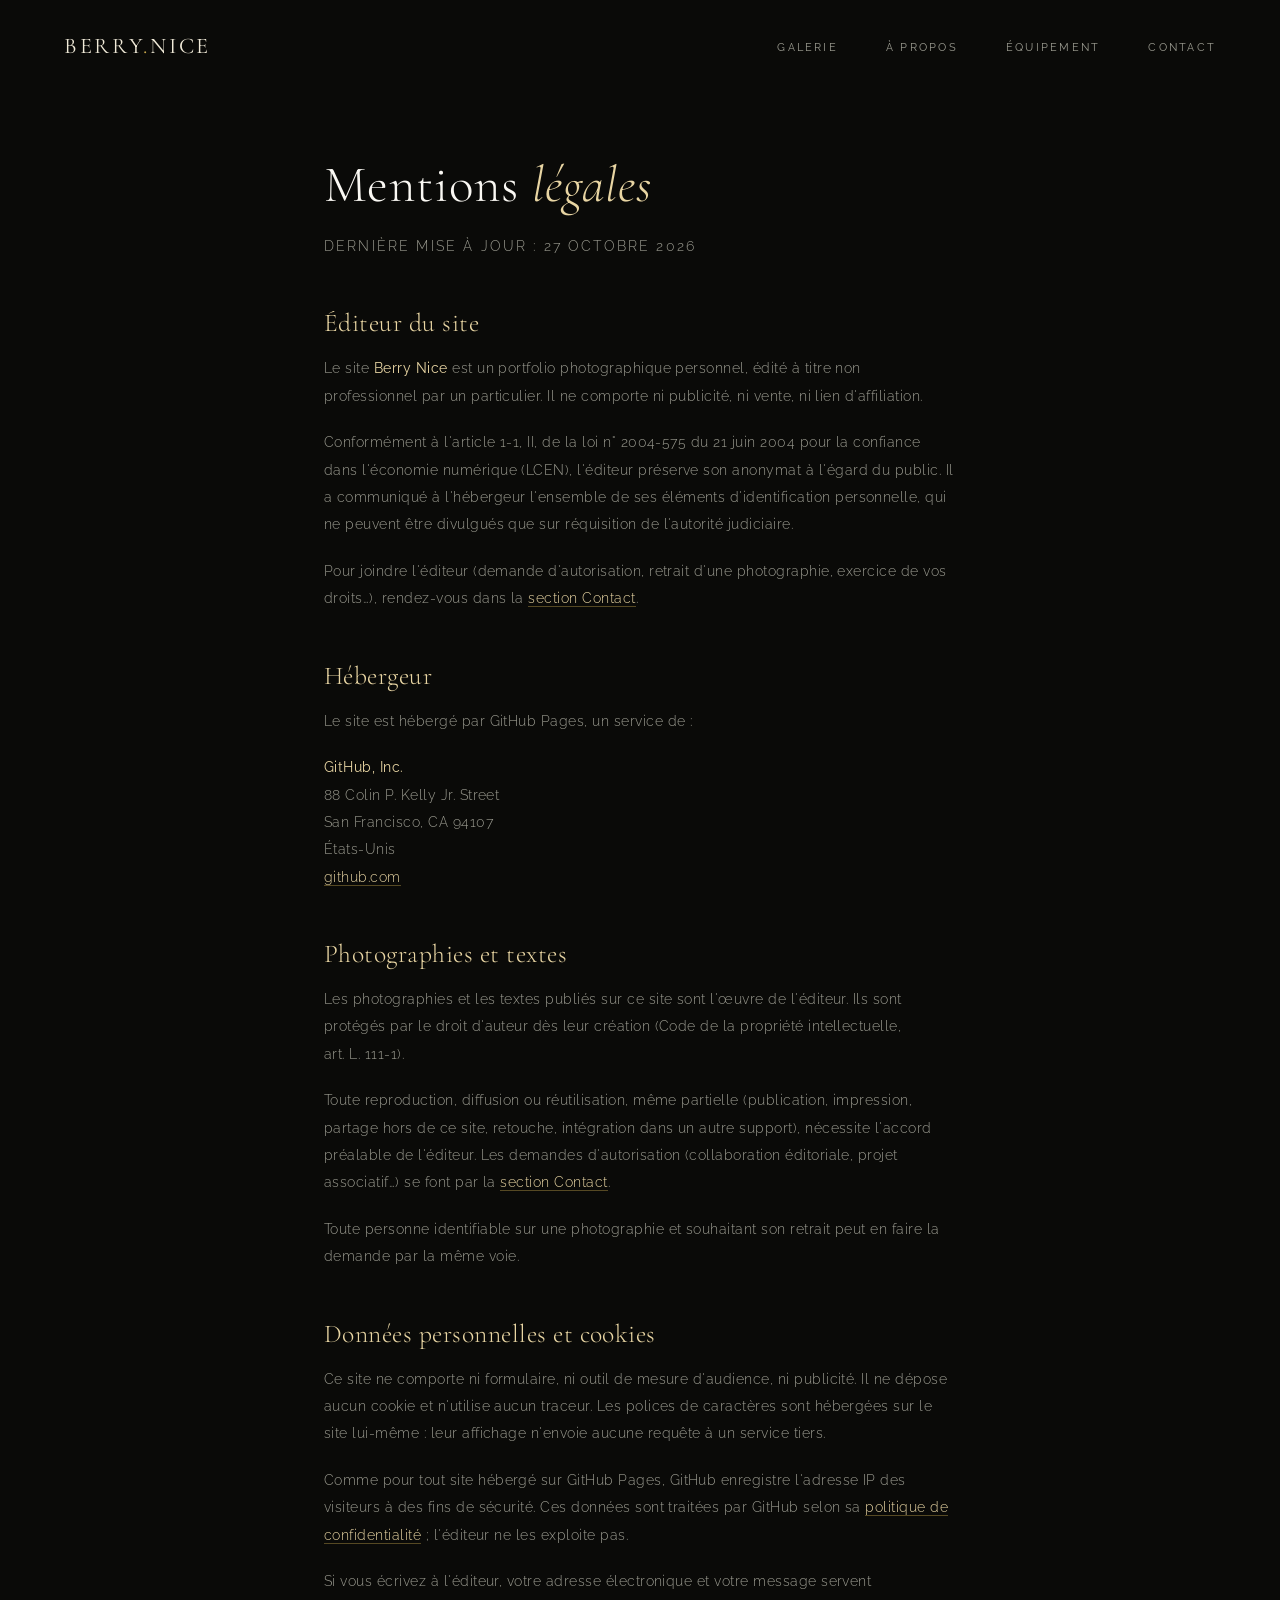
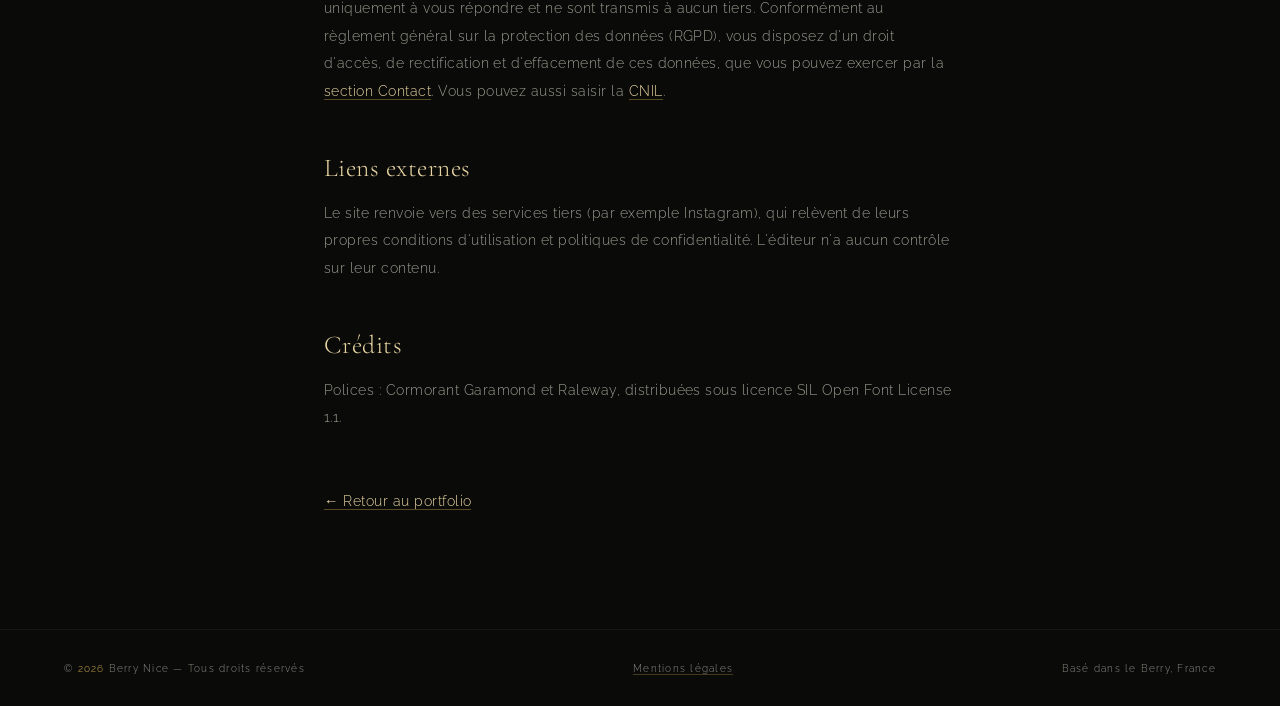
<file: mentions-legales.html>
<!DOCTYPE html>
<html lang="fr">
<head>
  <meta charset="UTF-8" />
  <meta name="viewport" content="width=device-width, initial-scale=1.0" />
  <meta name="theme-color" content="#0a0a08" />   <!-- barre du navigateur mobile : même noir que le site -->
  <meta name="color-scheme" content="dark" />      <!-- fond sombre dès le chargement, barres de défilement sombres -->
  <title>Mentions légales — Berry Nice</title>
  <meta name="description" content="Mentions légales du portfolio Berry Nice : éditeur, hébergeur, droits d'auteur sur les photographies et données personnelles." />
  <link rel="canonical" href="https://sam2lowry.github.io/bookphoto/mentions-legales.html" />
  <link rel="icon" type="image/svg+xml" href="data:image/svg+xml,<svg xmlns='http://www.w3.org/2000/svg' viewBox='0 0 100 100'><circle cx='50' cy='50' r='45' fill='%23c9a84c'/><circle cx='50' cy='50' r='20' fill='none' stroke='%230a0a08' stroke-width='8'/></svg>" />
  <link rel="apple-touch-icon" href="apple-touch-icon.png" />

  <link rel="preload" as="font" type="font/woff2" crossorigin href="fonts/cormorant-garamond-latin-300-normal.woff2" />
  <link rel="preload" as="font" type="font/woff2" crossorigin href="fonts/cormorant-garamond-latin-300-italic.woff2" />
  <link rel="preload" as="font" type="font/woff2" crossorigin href="fonts/raleway-latin-300-normal.woff2" />
  <link rel="stylesheet" href="style.css" />
</head>
<body>

  <a class="skip-link" href="#contenu">Aller au contenu</a>

  <div class="cursor"      id="cursor"></div>
  <div class="cursor-ring" id="cursorRing"></div>

  <nav id="navbar">

    <a href="index.html" class="nav-logo">Berry<span>.</span>Nice</a>

    <ul class="nav-links" id="navLinks">
      <li><a href="index.html#galerie">Galerie</a></li>
      <li><a href="index.html#apropos">À propos</a></li>
      <li><a href="index.html#equipement">Équipement</a></li>
      <li><a href="index.html#contact">Contact</a></li>
    </ul>

    <button type="button" class="hamburger" id="hamburger" aria-label="Ouvrir le menu" aria-expanded="false" aria-controls="navLinks">
      <span></span>
      <span></span>
      <span></span>
    </button>

  </nav>

  <main id="contenu" tabindex="-1">

    <!-- ═══════════════════════════════════════════════════════════
         MENTIONS LÉGALES — site tenu à titre NON PROFESSIONNEL.
         À revoir si : tu factures des photos ou des prestations, tu ajoutes de la
         publicité / des liens d'affiliation / une boutique, tu changes d'hébergeur
         ou de nom de domaine, ou tu ajoutes un formulaire ou un outil d'audience.
    ═══════════════════════════════════════════════════════════ -->
    <article class="legal">

      <div class="section-header">
        <h1 class="section-title">Mentions <em>légales</em></h1>
      </div>

      <p class="legal-maj">Dernière mise à jour&nbsp;: 27&nbsp;octobre&nbsp;2026</p>

      <h2>Éditeur du site</h2>
      <p>
        Le site <strong>Berry Nice</strong> est un portfolio photographique personnel, édité à titre
        non professionnel par un particulier. Il ne comporte ni publicité, ni vente, ni lien d'affiliation.
      </p>
      <p>
        Conformément à l'article&nbsp;1-1,&nbsp;II, de la loi n°&nbsp;2004-575 du 21&nbsp;juin&nbsp;2004 pour la confiance dans
        l'économie numérique (LCEN), l'éditeur préserve son anonymat à l'égard du public. Il a communiqué
        à l'hébergeur l'ensemble de ses éléments d'identification personnelle, qui ne peuvent être
        divulgués que sur réquisition de l'autorité judiciaire.
      </p>
      <p>
        Pour joindre l'éditeur (demande d'autorisation, retrait d'une photographie, exercice de vos
        droits…), rendez-vous dans la <a href="index.html#contact">section Contact</a>.
      </p>

      <h2>Hébergeur</h2>
      <p>Le site est hébergé par GitHub Pages, un service de :</p>
      <address>
        <strong>GitHub, Inc.</strong><br>
        88 Colin P. Kelly Jr. Street<br>
        San Francisco, CA 94107<br>
        États-Unis<br>
        <a href="https://github.com" target="_blank" rel="noopener">github.com</a>
      </address>

      <h2>Photographies et textes</h2>
      <p>
        Les photographies et les textes publiés sur ce site sont l'œuvre de l'éditeur. Ils sont protégés
        par le droit d'auteur dès leur création (Code de la propriété intellectuelle, art.&nbsp;L.&nbsp;111-1).
      </p>
      <p>
        Toute reproduction, diffusion ou réutilisation, même partielle (publication, impression, partage
        hors de ce site, retouche, intégration dans un autre support), nécessite l'accord préalable de
        l'éditeur. Les demandes d'autorisation (collaboration éditoriale, projet associatif…) se font par
        la <a href="index.html#contact">section Contact</a>.
      </p>
      <p>
        Toute personne identifiable sur une photographie et souhaitant son retrait peut en faire la demande
        par la même voie.
      </p>

      <h2>Données personnelles et cookies</h2>
      <p>
        Ce site ne comporte ni formulaire, ni outil de mesure d'audience, ni publicité. Il ne dépose aucun
        cookie et n'utilise aucun traceur. Les polices de caractères sont hébergées sur le site lui-même :
        leur affichage n'envoie aucune requête à un service tiers.
      </p>
      <p>
        Comme pour tout site hébergé sur GitHub Pages, GitHub enregistre l'adresse IP des visiteurs à des
        fins de sécurité. Ces données sont traitées par GitHub selon sa
        <a href="https://docs.github.com/en/site-policy/privacy-policies/github-general-privacy-statement" target="_blank" rel="noopener">politique de confidentialité</a> ;
        l'éditeur ne les exploite pas.
      </p>
      <p>
        Si vous écrivez à l'éditeur, votre adresse électronique et votre message servent uniquement à vous
        répondre et ne sont transmis à aucun tiers. Conformément au règlement général sur la protection des
        données (RGPD), vous disposez d'un droit d'accès, de rectification et d'effacement de ces données,
        que vous pouvez exercer par la <a href="index.html#contact">section Contact</a>. Vous pouvez aussi
        saisir la <a href="https://www.cnil.fr" target="_blank" rel="noopener">CNIL</a>.
      </p>

      <h2>Liens externes</h2>
      <p>
        Le site renvoie vers des services tiers (par exemple Instagram), qui relèvent de leurs propres
        conditions d'utilisation et politiques de confidentialité. L'éditeur n'a aucun contrôle sur leur
        contenu.
      </p>

      <h2>Crédits</h2>
      <p>Polices : Cormorant Garamond et Raleway, distribuées sous licence SIL Open Font License 1.1.</p>

      <p class="legal-retour"><a href="index.html">← Retour au portfolio</a></p>

    </article>

  </main>

  <footer>
    <p>© <span id="year"></span> Berry Nice — Tous droits réservés</p>
    <p><a href="mentions-legales.html" aria-current="page">Mentions légales</a></p>
    <p>Basé dans le Berry, France</p>
  </footer>

  <script src="script.js"></script>

</body>
</html>
</file>
<file: style.css>
/* ================================================================
   STYLE.CSS — Portfolio Photo Nature
   ----------------------------------------------------------------
   Sommaire :
     0.  Polices hébergées
     1.  Variables & Reset
     2.  Typographie de base
     3.  Curseur personnalisé
     4.  Navigation
     5.  Hero
     6.  Sections — éléments communs
     7.  Galerie & filtres
     8.  Lightbox
     9.  À propos
    10.  Équipement
    11.  Contact
    12.  Footer
    13.  Animations
    14.  Responsive
================================================================ */


/* ───────────────────────────────────────────────────────────────
   0. POLICES — hébergées dans le dossier fonts/ (licence SIL OFL)
   ─ Aucune requête vers Google : plus rapide, et rien n'est transmis
     à un tiers. Seules les variantes réellement utilisées par le site
     sont embarquées (sous-ensemble « latin » : le français complet).
   ─ Pour une nouvelle graisse ou un nouveau style : ajouter le fichier
     .woff2 dans fonts/ et copier un bloc ci-dessous.
─────────────────────────────────────────────────────────────── */

@font-face {
  font-family:   'Cormorant Garamond';
  font-style:    normal;
  font-weight:   300;
  font-display:  swap;
  src:           url('fonts/cormorant-garamond-latin-300-normal.woff2') format('woff2');
  unicode-range: U+0000-00FF, U+0131, U+0152-0153, U+02BB-02BC, U+02C6, U+02DA, U+02DC, U+0304, U+0308, U+0329, U+2000-206F, U+20AC, U+2122, U+2191, U+2193, U+2212, U+2215, U+FEFF, U+FFFD;
}

@font-face {
  font-family:   'Cormorant Garamond';
  font-style:    italic;
  font-weight:   300;
  font-display:  swap;
  src:           url('fonts/cormorant-garamond-latin-300-italic.woff2') format('woff2');
  unicode-range: U+0000-00FF, U+0131, U+0152-0153, U+02BB-02BC, U+02C6, U+02DA, U+02DC, U+0304, U+0308, U+0329, U+2000-206F, U+20AC, U+2122, U+2191, U+2193, U+2212, U+2215, U+FEFF, U+FFFD;
}

@font-face {
  font-family:   'Cormorant Garamond';
  font-style:    normal;
  font-weight:   400;
  font-display:  swap;
  src:           url('fonts/cormorant-garamond-latin-400-normal.woff2') format('woff2');
  unicode-range: U+0000-00FF, U+0131, U+0152-0153, U+02BB-02BC, U+02C6, U+02DA, U+02DC, U+0304, U+0308, U+0329, U+2000-206F, U+20AC, U+2122, U+2191, U+2193, U+2212, U+2215, U+FEFF, U+FFFD;
}

@font-face {
  font-family:   'Raleway';
  font-style:    normal;
  font-weight:   300;
  font-display:  swap;
  src:           url('fonts/raleway-latin-300-normal.woff2') format('woff2');
  unicode-range: U+0000-00FF, U+0131, U+0152-0153, U+02BB-02BC, U+02C6, U+02DA, U+02DC, U+0304, U+0308, U+0329, U+2000-206F, U+20AC, U+2122, U+2191, U+2193, U+2212, U+2215, U+FEFF, U+FFFD;
}

@font-face {
  font-family:   'Raleway';
  font-style:    italic;
  font-weight:   300;
  font-display:  swap;
  src:           url('fonts/raleway-latin-300-italic.woff2') format('woff2');
  unicode-range: U+0000-00FF, U+0131, U+0152-0153, U+02BB-02BC, U+02C6, U+02DA, U+02DC, U+0304, U+0308, U+0329, U+2000-206F, U+20AC, U+2122, U+2191, U+2193, U+2212, U+2215, U+FEFF, U+FFFD;
}

@font-face {
  font-family:   'Raleway';
  font-style:    normal;
  font-weight:   400;
  font-display:  swap;
  src:           url('fonts/raleway-latin-400-normal.woff2') format('woff2');
  unicode-range: U+0000-00FF, U+0131, U+0152-0153, U+02BB-02BC, U+02C6, U+02DA, U+02DC, U+0304, U+0308, U+0329, U+2000-206F, U+20AC, U+2122, U+2191, U+2193, U+2212, U+2215, U+FEFF, U+FFFD;
}


/* ───────────────────────────────────────────────────────────────
   1. VARIABLES & RESET
─────────────────────────────────────────────────────────────── */

*,
*::before,
*::after {
  box-sizing: border-box;
  margin: 0;
  padding: 0;
}

:root {
  /* Couleurs — modifiables directement ici */
  --or:          #c9a84c;
  --or-pale:     #e8d5a3;
  --noir:        #0a0a08;
  --charbon:     #111110;
  --anthracite:  #1c1c1a;
  --fumee:       #2a2a27;
  --creme:       #f0ead8;
  --blanc:       #faf8f3;
  --gris:        #8f8f86;   /* éclairci depuis #6b6b62 : contraste insuffisant (~3,2–3,7:1) sur fonds sombres */
  --gris-clair:  #9b9b90;

  /* Typographie */
  --font-serif: 'Cormorant Garamond', Georgia, serif;
  --font-sans:  'Raleway', sans-serif;

  /* Courbe d'animation globale */
  --ease: cubic-bezier(0.25, 0.46, 0.45, 0.94);
  --transition: 0.5s var(--ease);

  /* Largeur maximale du contenu — empêche l'étirement sur ultra-wide */
  --content-max:  1400px;
  --content-wide: 1800px;

  /* Gouttières horizontales adaptatives */
  --gutter: clamp(1.5rem, 5vw, 6rem);

  /* Hauteur approximative de la nav (état "scrolled") — sert au scroll-margin-top */
  --nav-height: 90px;
}

html {
  scroll-behavior: smooth;
}

body {
  background:    var(--noir);
  color:         var(--creme);
  font-family:   var(--font-sans);
  font-weight:   300;
  letter-spacing: 0.03em;
  overflow-x:    hidden;
  cursor:        auto;             /* remplacé par .custom-cursor si activé */
}

body.custom-cursor {
  cursor: none;
}

img {
  display: block;
  max-width: 100%;
}


/* ───────────────────────────────────────────────────────────────
   2. TYPOGRAPHIE DE BASE
─────────────────────────────────────────────────────────────── */

h1, h2, h3 {
  font-family: var(--font-serif);
  font-weight: 300;
}


/* ───────────────────────────────────────────────────────────────
   3. CURSEUR PERSONNALISÉ
─────────────────────────────────────────────────────────────── */

.cursor {
  position:   fixed;
  top:        0;
  left:       0;
  width:      8px;
  height:     8px;
  background: var(--or);
  border-radius: 50%;
  pointer-events: none;
  z-index:    9999;
  transform:  translate(-50%, -50%); /* position réelle ajoutée en JS via transform */
  transition: width 0.3s, height 0.3s, opacity 0.3s;
  will-change: transform;
}

.cursor-ring {
  position:   fixed;
  top:        0;
  left:       0;
  width:      36px;
  height:     36px;
  border:     1px solid rgba(201, 168, 76, 0.4);
  border-radius: 50%;
  pointer-events: none;
  z-index:    9998;
  transform:  translate(-50%, -50%); /* position réelle ajoutée en JS via transform */
  transition: all 0.12s ease;
  will-change: transform;
}

/* Invisibles jusqu'au premier mouvement de souris : sinon ils restent
   figés en haut à gauche de l'écran (classe posée par script.js) */
.cursor,
.cursor-ring { opacity: 0; }

body.cursor-actif .cursor,
body.cursor-actif .cursor-ring { opacity: 1; }


/* Lien d'évitement : invisible, il apparaît au premier appui sur Tab
   et permet aux utilisateurs du clavier de passer la navigation */
.skip-link {
  position:        fixed;
  top:             0.75rem;
  left:            0.75rem;
  z-index:         10000;                  /* au-dessus du curseur (9999) */
  padding:         0.7rem 1.2rem;
  background:      var(--or);
  color:           var(--noir);
  font-family:     var(--font-sans);
  font-size:       0.75rem;
  letter-spacing:  0.15em;
  text-transform:  uppercase;
  text-decoration: none;
  transform:       translateY(-250%);
  transition:      transform 0.25s;
}

.skip-link:focus { transform: translateY(0); }

main:focus { outline: none; }              /* cible du lien d'évitement */


/* ───────────────────────────────────────────────────────────────
   4. NAVIGATION
─────────────────────────────────────────────────────────────── */

nav {
  position:   fixed;
  top:        0;
  left:       0;
  right:      0;
  z-index:    100;
  display:    flex;
  justify-content: space-between;
  align-items: center;
  padding:    2rem var(--gutter);
  transition: background var(--transition), padding var(--transition);
}

nav.scrolled {
  background:     rgba(10, 10, 8, 0.92);
  backdrop-filter: blur(12px);
  padding:        1.2rem var(--gutter);
  border-bottom:  1px solid rgba(201, 168, 76, 0.12);
}

/* Logo */
.nav-logo {
  font-family:   var(--font-serif);
  font-size:     clamp(1.4rem, 1.2vw, 1.8rem);
  font-weight:   400;
  letter-spacing: 0.12em;
  text-transform: uppercase;
  color:         var(--creme);
  text-decoration: none;
}

.nav-logo span {
  color: var(--or);
}

/* Liens */
.nav-links {
  display:    flex;
  gap:        3rem;
  list-style: none;
}

.nav-links a {
  position:      relative;
  font-size:     clamp(0.7rem, 0.55vw, 0.9rem);
  font-weight:   400;
  letter-spacing: 0.2em;
  text-transform: uppercase;
  color:         var(--gris-clair);
  text-decoration: none;
  transition:    color 0.3s;
}

.nav-links a::after {
  content:    '';
  position:   absolute;
  bottom:     -4px;
  left:       0;
  width:      0;
  height:     1px;
  background: var(--or);
  transition: width 0.3s;
}

.nav-links a:hover          { color: var(--or-pale); }
.nav-links a:hover::after   { width: 100%; }

.nav-links a.nav-active          { color: var(--or-pale); }
.nav-links a.nav-active::after   { width: 100%; background: var(--or); }

/* Hamburger (mobile) */
.hamburger {
  display:    none;
  flex-direction: column;
  gap:        5px;
  background: none;
  border:     none;
  cursor:     pointer;
  padding:    4px;
}

.hamburger span {
  display:    block;
  width:      24px;
  height:     1px;
  background: var(--creme);
  transition: var(--transition);
}

.hamburger.active span:nth-child(1) { transform: translateY(6px) rotate(45deg); }
.hamburger.active span:nth-child(2) { opacity: 0; }
.hamburger.active span:nth-child(3) { transform: translateY(-6px) rotate(-45deg); }


/* ───────────────────────────────────────────────────────────────
   5. HERO
─────────────────────────────────────────────────────────────── */

#hero {
  position:   relative;
  height:     100vh;
  display:    flex;
  align-items: flex-end;
  overflow:   hidden;
}

/* Photo de fond
   ↓ Remplacez l'URL par votre photo : url(images/hero.jpg) */
.hero-bg {
  position:   absolute;
  inset:      0;
  transform:  scale(1.05);
  animation:  heroZoom 20s ease-out forwards;
  background-image:    url('images/portfolio/dscf6337.jpg');
  background-size:     cover;
  background-position: center;
  background-repeat:   no-repeat;
}

/* Dégradé sombre par-dessus la photo */
.hero-bg::after {
  content:  '';
  position: absolute;
  inset:    0;
  background: linear-gradient(
    to bottom,
    rgba(10, 10, 8, 0.2)  0%,
    rgba(10, 10, 8, 0.7) 70%,
    var(--noir)          100%
  );
}

@keyframes heroZoom {
  from { transform: scale(1.05); }
  to   { transform: scale(1.0);  }
}

/* Texte du hero */
.hero-content {
  position:  relative;
  z-index:   2;
  width:     100%;
  padding:   0 var(--gutter) 6rem;
  max-width: calc(var(--content-max) + 2 * var(--gutter));
  opacity:   0;
  transform: translateY(30px);
  animation: fadeUp 1.2s 0.6s forwards;
}

.hero-tag {
  display:       flex;
  align-items:   center;
  gap:           1rem;
  font-size:     0.65rem;
  letter-spacing: 0.35em;
  text-transform: uppercase;
  color:         var(--or);
  margin-bottom: 1.5rem;
}

.hero-tag::before {
  content:    '';
  display:    block;
  width:      40px;
  height:     1px;
  background: var(--or);
}

.hero-title {
  font-size:     clamp(3.5rem, 7vw, 8rem);
  line-height:   0.95;
  letter-spacing: -0.01em;
  color:         var(--blanc);
  margin-bottom: 2rem;
  max-width:     800px;
}

.hero-title em {
  font-style: italic;
  color:      var(--or-pale);
}

.hero-sub {
  font-size:     0.8rem;
  letter-spacing: 0.15em;
  color:         var(--gris-clair);
  max-width:     400px;
  line-height:   1.8;
}

.hero-sub figcaption { margin-top: 1rem; color: var(--or-pale); }
.hero-sub cite       { font-style: italic; }

/* Indicateur de scroll */
.hero-scroll {
  position:      absolute;
  bottom:        3rem;
  right:         var(--gutter);
  display:       flex;
  flex-direction: column;
  align-items:   center;
  gap:           0.75rem;
  color:         var(--gris);
  font-size:     0.6rem;
  letter-spacing: 0.2em;
  text-transform: uppercase;
  animation:     fadeUp 1.2s 1.2s both;
}

.hero-scroll::after {
  content:    '';
  display:    block;
  width:      1px;
  height:     60px;
  background: linear-gradient(to bottom, var(--or), transparent);
  animation:  scrollLine 2s 2s infinite;
}


/* ───────────────────────────────────────────────────────────────
   6. SECTIONS — ÉLÉMENTS COMMUNS
─────────────────────────────────────────────────────────────── */

section {
  padding: 7rem var(--gutter);
}

section[id] {
  scroll-margin-top: var(--nav-height);
}

/* Conteneurs intérieurs centrés pour ultra-wide */
.section-header,
.gallery-filters,
.gallery-grid,
.gear-grid,
.contact-inner,
.about-text {
  max-width: var(--content-max);
  margin-left:  auto;
  margin-right: auto;
}

/* Galerie et équipement peuvent s'étendre davantage */
.gallery-grid,
.gear-grid {
  max-width: var(--content-wide);
}

.section-header {
  display:     flex;
  align-items: baseline;
  gap:         1.5rem;
  margin-bottom: 4rem;
}

.section-num {
  font-family:   var(--font-serif);
  font-size:     clamp(0.75rem, 0.6vw, 1rem);
  color:         var(--or);
  letter-spacing: 0.1em;
}

.section-title {
  font-size:     clamp(2rem, 4vw, 3.5rem);
  color:         var(--blanc);
  letter-spacing: 0.02em;
}

.section-title em {
  font-style: italic;
  color:      var(--or-pale);
}

.section-line {
  flex:        1;
  height:      1px;
  background:  linear-gradient(to right, rgba(201, 168, 76, 0.3), transparent);
  align-self:  center;
  margin-left: 1rem;
}


/* ───────────────────────────────────────────────────────────────
   7. GALERIE & FILTRES
─────────────────────────────────────────────────────────────── */

#galerie {
  background: var(--charbon);
}

/* Filtres : thème (ligne principale), puis format et teinte (secondaires).
   Sur ordinateur tout est visible ; sur tablette et mobile, format et teinte
   se replient derrière le bouton « Affiner » (voir @media 900px, plus bas). */
.gallery-filters {
  display:       flex;
  flex-wrap:     wrap;
  align-items:   center;
  gap:           1.25rem 3rem;
  margin-bottom: 3rem;
}

.filter-panel {
  display:     flex;
  flex-wrap:   wrap;
  align-items: center;
  gap:         1.25rem 3rem;
}

.filter-group {
  display:     flex;
  align-items: center;
  flex-wrap:   wrap;
  gap:         0.5rem;
}

.gallery-filters > .filter-group:first-child { flex-basis: 100%; }

.filter-label {
  font-family:  var(--font-serif);
  font-style:   italic;
  font-size:    1.1rem;
  color:        var(--gris-clair);
  margin-right: 0.5rem;
}

.filter-btn,
.filter-toggle {
  background:     transparent;
  border:         1px solid var(--fumee);
  color:          var(--gris-clair);
  padding:        0.5rem 1.5rem;
  font-family:    var(--font-sans);
  font-size:      clamp(0.65rem, 0.55vw, 0.85rem);
  letter-spacing: 0.2em;
  text-transform: uppercase;
  white-space:    nowrap;
  cursor:         pointer;
  transition:     all 0.3s;
}

.filter-group--secondary .filter-btn {
  padding:   0.35rem 1rem;
  font-size: clamp(0.68rem, 0.55vw, 0.8rem);
}

.filter-btn.active {
  background:   var(--or);
  border-color: var(--or);
  color:        var(--noir);
}

/* Survol : seulement avec une vraie souris (au doigt, il resterait « collé » après le toucher) */
@media (hover: hover) {
  .filter-btn:hover {
    background:   var(--or);
    border-color: var(--or);
    color:        var(--noir);
  }
}

.filter-btn:focus-visible,
.filter-toggle:focus-visible {
  outline:        1px solid var(--or);
  outline-offset: 3px;
}

/* Bouton « Affiner » : affiché uniquement sur tablette et mobile */
.filter-toggle {
  display:     none;
  align-items: center;
  gap:         0.6rem;
}

.filter-toggle::after {                     /* petit chevron */
  content:      '';
  width:        0.4em;
  height:       0.4em;
  border:       solid currentColor;
  border-width: 0 1px 1px 0;
  transform:    translateY(-0.12em) rotate(45deg);
  transition:   transform 0.3s;
}

.filter-toggle[aria-expanded="true"]::after { transform: translateY(0.1em) rotate(-135deg); }

.filter-toggle[aria-expanded="true"],
.filter-toggle.has-active {
  border-color: var(--or);
  color:        var(--or);
}

/* Pastille : nombre de filtres actifs, visible même panneau replié */
.filter-count {
  display:        inline-grid;
  place-items:    center;
  min-width:      1.7em;
  height:         1.7em;
  border-radius:  50%;
  background:     var(--or);
  color:          var(--noir);
  font-size:      0.85em;
  letter-spacing: 0;
}

.filter-count[hidden] { display: none; }

/* Galerie de secours (visiteurs sans JavaScript) */
.gallery-noscript {
  display:   grid;
  grid-template-columns: repeat(auto-fill, minmax(260px, 1fr));
  gap:       0.8rem;
  max-width: var(--content-wide);
  margin:    0 auto;
}

.gallery-noscript img { width: 100%; height: auto; }

/* Message quand la combinaison de filtres ne renvoie aucune photo */
.gallery-empty {
  text-align: center;
  padding:    3rem 0;
}

.gallery-empty p {
  font-family:   var(--font-serif);
  font-style:    italic;
  font-size:     1.3rem;
  color:         var(--gris-clair);
  margin-bottom: 1.5rem;
}

/* Grille en rangées justifiées : chaque photo garde son ratio et toutes
   les photos d'une même rangée ont la même hauteur (--row-h = hauteur cible).
   --ar (largeur / hauteur) est posé par script.js. */
.gallery-grid {
  --row-h-base: 260px;                                    /* hauteur cible d'une rangée (varie avec l'écran) */
  --echelle:    1;                                        /* agrandissement quand peu de photos (script.js) */
  --row-h:      calc(var(--row-h-base) * var(--echelle));
  display:     flex;
  flex-wrap:   wrap;
  align-items: flex-start;
  gap:         0.8rem;
}

/* Ressort : empêche la dernière rangée de s'étirer sur toute la largeur */
.gallery-grid::after {
  content:   '';
  flex-grow: 1000000;
}

.gallery-item {
  --ar:         1.5;      /* estimation avant chargement */
  flex:         calc(var(--ar) * 100) 1 calc(var(--ar) * var(--row-h));
  aspect-ratio: var(--ar);
  position:     relative;
  overflow:     hidden;
  cursor:       pointer;
}

.gallery-item.hidden { display: none; }

.gallery-item.apparait { animation: apparition 0.5s var(--ease); }

@keyframes apparition {
  from { opacity: 0; transform: scale(0.96); }
}

.gallery-item img {
  width:      100%;
  height:     100%;
  object-fit: cover;
  filter:     brightness(0.9) contrast(1.05);
  transition: filter 0.8s var(--ease), transform 0.8s var(--ease);
}

/* Blur-up : état de chargement initial */
.gallery-item img.blur-up {
  filter:    blur(12px) brightness(0.9) contrast(1.05);
  transform: scale(1.06);
}

/* Blur-up : image chargée — retour à l'état normal */
.gallery-item img.blur-up.loaded {
  filter:    blur(0) brightness(0.9) contrast(1.05);
  transform: scale(1);
}

/* Hover uniquement quand l'image est chargée */
.gallery-item:hover img.loaded {
  transform: scale(1.04);
}

/* Overlay au survol */
.gallery-overlay {
  position:   absolute;
  inset:      0;
  background: linear-gradient(to top, rgba(10, 10, 8, 0.9) 0%, transparent 50%);
  opacity:    0;
  transition: opacity 0.4s;
  display:    flex;
  align-items: flex-end;
  padding:    1.5rem;
}

.gallery-item:hover .gallery-overlay {
  opacity: 1;
}

.gallery-caption {
  transform:  translateY(8px);
  transition: transform 0.4s;
}

.gallery-item:hover .gallery-caption {
  transform: translateY(0);
}

.gallery-caption h3 {
  font-size:   clamp(1.1rem, 1vw, 1.4rem);
  font-weight: 400;
  color:       var(--blanc);
}

.gallery-caption p {
  font-size:     clamp(0.6rem, 0.5vw, 0.8rem);
  letter-spacing: 0.18em;
  text-transform: uppercase;
  color:         var(--or);
  margin-top:    0.2rem;
}



/* ───────────────────────────────────────────────────────────────
   8. LIGHTBOX
─────────────────────────────────────────────────────────────── */

.lightbox {
  position:   fixed;
  inset:      0;
  background: #000;
  z-index:    1000;
  box-sizing: border-box;
  padding-bottom: 9rem;        /* réserve la place de la légende (titre, légende, infos de prise de vue) */
  display:    flex;
  align-items: center;
  justify-content: center;
  opacity:    0;
  pointer-events: none;
  transition: opacity 0.4s;
}

.lightbox.active {
  opacity: 1;
  pointer-events: all;
}

.lightbox img {
  max-width:   90vw;
  max-height:  calc(100vh - 13rem);
  max-height:  calc(100dvh - 13rem);
  object-fit:  contain;
  border:      1px solid rgba(201, 168, 76, 0.15);
}

.lightbox-close {
  position:    absolute;
  top:         2rem;
  right:       2rem;
  background:  none;
  border:      none;
  font-family: var(--font-serif);
  font-size:   1.5rem;
  color:       var(--gris-clair);
  cursor:      pointer;
  transition:  color 0.3s;
}

.lightbox-close:hover {
  color: var(--or);
}

.lightbox-nav {
  position:   absolute;
  top:        calc((100% - 9rem) / 2);   /* centré sur la photo, pas sur la légende */
  transform:  translateY(-50%);
  background: none;
  border:     1px solid rgba(201, 168, 76, 0.3);
  color:      var(--or);
  width:      44px;
  height:     44px;
  display:    flex;
  align-items: center;
  justify-content: center;
  cursor:     pointer;
  font-size:  1.2rem;
  transition: all 0.3s;
}

.lightbox-nav:hover {
  background: var(--or);
  color:      var(--noir);
}

.lightbox-prev { left:  2rem; }
.lightbox-next { right: 2rem; }

.lightbox-info {
  position:  absolute;
  bottom:    2rem;
  left:      50%;
  transform: translateX(-50%);
  text-align: center;
}

/* Compteur ex: "3 / 11" */
/* Infos de prise de vue : discrètes, sous la légende. Le « · » est collé à la fin de chaque
   élément (sauf le dernier) : si la ligne passe sur deux lignes, il reste en bout de ligne,
   jamais en début de ligne. */
.lightbox-info .lightbox-exif {
  display:         flex;
  flex-wrap:       wrap;
  justify-content: center;
  max-width:       min(90vw, 42rem);
  margin:          0.7rem auto 0;
  font-size:       clamp(0.62rem, 0.5vw, 0.78rem);
  letter-spacing:  0.1em;
  text-transform:  none;
  color:           var(--gris);
}
.lightbox-info .lightbox-exif[hidden] { display: none; }
.lightbox-exif span { white-space: nowrap; }
.lightbox-exif span:not(:last-child)::after {
  content: '·';
  margin:  0 0.7em;
  opacity: 0.6;
}

.lightbox-counter {
  font-size:     clamp(0.55rem, 0.45vw, 0.65rem);
  letter-spacing: 0.35em;
  color:         var(--gris);
  font-family:   var(--font-sans);
  font-weight:   300;
  margin-bottom: 0.6rem;
  white-space:   nowrap;
}

/* Bouton plein écran */
.lightbox-fullscreen {
  position:   absolute;
  top:        1.9rem;
  right:      5rem;
  background: rgba(0, 0, 0, 0.35);
  border:     1px solid rgba(255, 255, 255, 0.1);
  color:      var(--gris-clair);
  width:      2.4rem;
  height:     2.4rem;
  border-radius: 2px;
  cursor:     pointer;
  display:    flex;
  align-items:   center;
  justify-content: center;
  transition: color 0.3s, border-color 0.3s, background 0.3s;
  z-index:    10;
}

.lightbox-fullscreen:hover {
  color:        var(--or);
  border-color: var(--or);
  background:   rgba(201, 168, 76, 0.08);
}

.lightbox-fullscreen svg {
  width:  1rem;
  height: 1rem;
}

/* Fondu lors du changement de photo */
#lightboxImg {
  transition: opacity 0.25s ease;
}

/* ── SHIMMER + BLUR-UP (portrait À propos) ─────────────────── */

/* Fond placeholder sombre pendant le chargement */
.gallery-item,
.about-image-wrap {
  background: var(--fumee);
}

/* Animation shimmer — s'arrête quand img reçoit .loaded */
.gallery-item:not(:has(img.loaded))::after,
.about-image-wrap:not(:has(img.loaded))::after {
  content:    '';
  position:   absolute;
  inset:      0;
  background: linear-gradient(
    90deg,
    transparent       0%,
    rgba(255,255,255,0.04) 50%,
    transparent       100%
  );
  background-size: 300% 100%;
  animation:  shimmer 1.6s ease-in-out infinite;
  z-index:    0;
  pointer-events: none;
}

@keyframes shimmer {
  0%   { background-position:  150% 0; }
  100% { background-position: -150% 0; }
}

/* Blur-up portrait about */
.about-image-wrap img.blur-up {
  filter:    blur(12px);
  transform: scale(1.06);
  transition: filter 0.9s var(--ease), transform 0.9s var(--ease);
}

.about-image-wrap img.blur-up.loaded {
  filter:    blur(0);
  transform: scale(1);
}

/* Masquer fullscreen sur mobile (API peu supportée) */
@media (max-width: 900px) {
  .lightbox-fullscreen { display: none; }
}

.lightbox-info h3 {
  font-size: clamp(1.3rem, 1.1vw, 1.7rem);
  color:     var(--creme);
}

.lightbox-info p {
  font-size:     clamp(0.65rem, 0.5vw, 0.85rem);
  color:         var(--or);
  letter-spacing: 0.2em;
  text-transform: uppercase;
  margin-top:    0.3rem;
}


/* ───────────────────────────────────────────────────────────────
   9. À PROPOS
─────────────────────────────────────────────────────────────── */

#apropos {
  display:               grid;
  grid-template-columns: 1fr 1fr;
  gap:                   clamp(3rem, 6vw, 8rem);
  align-items:           center;
  background:            var(--noir);
  /* Contrainte ultra-wide appliquée via padding de section */
  max-width: var(--content-max);
  margin-left:  auto;
  margin-right: auto;
  /* Reset des marges auto héritées des enfants directs de section */
  width: 100%;
}

/* Cadre décoratif autour du portrait */
.about-image-wrap {
  position: relative;
}

.about-image-wrap::before {
  content:  '';
  position: absolute;
  top:      -1.5rem;
  left:     -1.5rem;
  right:     1.5rem;
  bottom:    1.5rem;
  border:    1px solid rgba(201, 168, 76, 0.2);
  z-index:   0;
}

.about-image-wrap img {
  position:    relative;
  z-index:     1;
  width:       100%;
  aspect-ratio: 3 / 4;
  object-fit:  cover;
  filter:      sepia(15%) contrast(1.05);
}

/* Texte */
.about-text .section-header {
  margin-bottom: 2rem;
}

.about-text p {
  color:         var(--gris-clair);
  line-height:   1.9;
  font-size:     clamp(0.9rem, 0.85vw, 1.1rem);
  margin-bottom: 1.5rem;
}

.about-text p strong {
  color:       var(--or-pale);
  font-weight: 400;
}

/* Statistiques */
.about-stats {
  display:               grid;
  grid-template-columns: repeat(3, 1fr);
  gap:                   2rem;
  margin-top:            3rem;
  padding-top:           3rem;
  border-top:            1px solid var(--fumee);
}

.stat-val {
  display:     block;
  font-family: var(--font-serif);
  font-size:   clamp(2.5rem, 2.2vw, 3.5rem);
  font-weight: 300;
  color:       var(--or);
}

.stat-label {
  display:       block;
  font-size:     clamp(0.6rem, 0.5vw, 0.8rem);
  letter-spacing: 0.2em;
  text-transform: uppercase;
  color:         var(--gris);
  margin-bottom:    0.3rem;
}


/* ───────────────────────────────────────────────────────────────
   10. ÉQUIPEMENT
─────────────────────────────────────────────────────────────── */

#equipement {
  background: var(--anthracite);
  padding:    6rem var(--gutter);
}

.gear-grid {
  display:               grid;
  grid-template-columns: repeat(auto-fit, minmax(220px, 1fr));
  gap:                   1px;
  background:            var(--fumee);
  border:                1px solid var(--fumee);
  /* Contrainte ultra-wide : la grille ne dépasse jamais la largeur du contenu */
  max-width:             var(--content-max);
  margin-left:           auto;
  margin-right:          auto;
  width:                 100%;
}

.gear-item {
  background:  var(--anthracite);
  padding:     2.5rem;
  transition:  background 0.3s;
}

.gear-item:hover {
  background: var(--fumee);
}

.gear-icon {
  display:         block;
  width:           1.9rem;
  height:          1.9rem;
  margin-bottom:   1.1rem;
  fill:            none;
  stroke:          var(--or);
  stroke-width:    1.1;
  stroke-linecap:  round;
  stroke-linejoin: round;
  transition:      stroke 0.3s;
}
.gear-item:hover .gear-icon {
  stroke: var(--or-pale);
}

.gear-cat {
  display:       block;
  font-size:     clamp(0.6rem, 0.5vw, 0.8rem);
  letter-spacing: 0.2em;
  text-transform: uppercase;
  color:         var(--or);
  margin-bottom: 0.5rem;
}

.gear-name {
  font-family:   var(--font-serif);
  font-size:     clamp(1.1rem, 1vw, 1.4rem);
  color:         var(--blanc);
  margin-bottom: 0.5rem;
}

.gear-desc {
  font-size:   clamp(0.75rem, 0.65vw, 0.95rem);
  color:       var(--gris);
  line-height: 1.7;
}


/* ───────────────────────────────────────────────────────────────
   11. CONTACT
─────────────────────────────────────────────────────────────── */

#contact {
  background:  var(--charbon);
  text-align:  center;
}

.contact-inner {
  max-width: 600px;
  margin:    0 auto;
}

/* Centrage de l'en-tête dans la section Contact */
#contact .section-header {
  justify-content: center;
  flex-direction:  column;
  align-items:     center;
}

.contact-tagline {
  font-size:     clamp(1.8rem, 4vw, 3rem);
  font-weight:   300;
  font-style:    italic;
  color:         var(--or-pale);
  margin-bottom: 1.5rem;
  line-height:   1.3;
  text-wrap:     balance;       /* lignes de longueur voisine : plus de mot seul sur une ligne */
}

@media (min-width: 800px) {
  .contact-tagline { margin-inline: -4rem; }   /* tient sur 2 lignes malgré la colonne de 600 px */
}

.contact-text {
  font-size:     clamp(0.8rem, 0.75vw, 1rem);
  color:         var(--gris-clair);
  line-height:   1.9;
  margin-bottom: 3rem;
}

.contact-links {
  display:        flex;
  gap:            1rem;
  justify-content: center;
  flex-wrap:      wrap;
}

/* Boutons */
.btn {
  display:        inline-flex;
  align-items:    center;
  gap:            0.6rem;
  padding:        0.9rem 2.5rem;
  font-family:    var(--font-sans);
  font-size:      clamp(0.65rem, 0.55vw, 0.85rem);
  font-weight:    400;
  letter-spacing: 0.2em;
  text-transform: uppercase;
  text-decoration: none;
  transition:     all 0.3s;
  cursor:         pointer;
  border:         none;
}

.btn-primary {
  background: var(--or);
  color:      var(--noir);
}

.btn-primary:hover {
  background: var(--or-pale);
  transform:  translateY(-2px);
}

.btn-outline {
  background:  transparent;
  border:      1px solid var(--fumee);
  color:       var(--gris-clair);
}

.btn-outline:hover {
  border-color: var(--or);
  color:        var(--or);
}

/* Réseaux sociaux */
.social-links {
  display:        flex;
  gap:            2rem;
  justify-content: center;
  flex-wrap:      wrap;
  margin-top:     4rem;
  padding-top:    3rem;
  border-top:     1px solid var(--fumee);
}

.social-links a {
  font-size:     clamp(0.6rem, 0.5vw, 0.8rem);
  letter-spacing: 0.2em;
  text-transform: uppercase;
  color:         var(--gris);
  text-decoration: none;
  transition:    color 0.3s;
}

.social-links a:hover {
  color: var(--or);
}


/* ───────────────────────────────────────────────────────────────
   12. FOOTER
─────────────────────────────────────────────────────────────── */

footer {
  display:         flex;
  justify-content: space-between;
  align-items:     center;
  padding:         2rem var(--gutter);
  background:      var(--noir);
  border-top:      1px solid rgba(201, 168, 76, 0.08);
}

footer > * {
  max-width: var(--content-wide);
}

footer p {
  font-size:     clamp(0.65rem, 0.5vw, 0.8rem);
  color:         var(--gris);
  letter-spacing: 0.12em;
}

footer span {
  color: var(--or);
}
footer a {
  color:           inherit;
  text-decoration: none;
  border-bottom:   1px solid rgba(201, 168, 76, 0.3);
  transition:      color 0.3s, border-color 0.3s;
}
footer a:hover,
footer a:focus-visible {
  color:        var(--or);
  border-color: var(--or);
}


/* ───────────────────────────────────────────────────────────────
   13. ANIMATIONS
─────────────────────────────────────────────────────────────── */

@keyframes fadeUp {
  to {
    opacity:   1;
    transform: translateY(0);
  }
}

@keyframes scrollLine {
  0%   { transform: scaleY(1); transform-origin: top;    opacity: 1; }
  50%  { transform: scaleY(0); transform-origin: top;    opacity: 0; }
  51%  { transform: scaleY(0); transform-origin: bottom;             }
  100% { transform: scaleY(1); transform-origin: bottom; opacity: 1; }
}

/* Révélation au scroll — n'est activée (classe .reveal-on sur <html>) que par
   script.js : sans JS, ou si le script plante, tout le contenu reste visible. */
.reveal-on .reveal {
  opacity:    0;
  transform:  translateY(25px);
  transition: opacity 0.8s, transform 0.8s;
}

.reveal-on .reveal.visible {
  opacity:   1;
  transform: translateY(0);
}

/* Désactiver les animations : ajouter la classe .no-reveal sur <body> */
.no-reveal .reveal {
  opacity:    1;
  transform:  none;
  transition: none;
}


/* ───────────────────────────────────────────────────────────────
   14. RESPONSIVE
   Breakpoints :
     ≥ 1800px  Ultra-wide (>27")
     ≥ 1400px  Large desktop
       < 1200px  Tablette large / petit desktop
       <  900px  Tablette portrait / mobile large
       <  600px  Mobile standard
       <  480px  Petit mobile
─────────────────────────────────────────────────────────────── */

/* ── Ultra-wide ≥ 1800px ─────────────────────────────────────── */
@media (min-width: 1800px) {

  /* Galerie : rangées plus hautes sur très grand écran */
  .gallery-grid {
    --row-h-base: 320px;
    gap:     1.2rem;
  }

  /* Hero : titre encore plus grand */
  .hero-title {
    max-width: 900px;
  }
}

/* ── Large desktop ≥ 1400px ──────────────────────────────────── */
@media (min-width: 1400px) {
  nav {
    /* Centrage du contenu de la nav sur ultra-wide */
    padding-left:  max(var(--gutter), calc((100vw - var(--content-wide)) / 2));
    padding-right: max(var(--gutter), calc((100vw - var(--content-wide)) / 2));
  }

  nav.scrolled {
    padding-left:  max(var(--gutter), calc((100vw - var(--content-wide)) / 2));
    padding-right: max(var(--gutter), calc((100vw - var(--content-wide)) / 2));
  }
}

/* ── Tablette large / petit desktop < 1200px ─────────────────── */
@media (max-width: 1200px) {

  /* Galerie : rangées plus basses */
  .gallery-grid { --row-h-base: 240px; }
}

/* ── Tablette portrait / mobile large < 900px ────────────────── */
@media (max-width: 900px) {

  /* Navigation */
  nav         { padding: 1.5rem 1.5rem; }
  nav.scrolled { padding: 1rem 1.5rem; }

  .nav-links {
    display:        none;
    position:       fixed;
    inset:          0;
    top:            70px;
    background:     rgba(10, 10, 8, 0.98);
    flex-direction: column;
    align-items:    center;
    justify-content: center;
    gap:            3rem;
    backdrop-filter: blur(12px);
  }

  .nav-links.open { display: flex; }
  .nav-links a    { font-size: 1rem; letter-spacing: 0.25em; }
  .hamburger      { display: flex; }

  /* Sections */
  section { padding: 5rem 1.5rem; }

  /* Hero */
  .hero-content { padding: 0 1.5rem 5rem; }
  .hero-scroll  { right: 1.5rem; bottom: 2rem; }

  /* Hero : masquer l'indicateur scroll sur mobile pour gagner de l'espace */
  .hero-sub { max-width: 100%; }

  /* Galerie : tablette */
  .gallery-grid { --row-h-base: 200px; }

  /* À propos : empilement vertical */
  #apropos {
    grid-template-columns: 1fr;
    gap:     3rem;
    padding: 5rem 1.5rem;
  }

  /* Portrait portrait : ratio moins haut sur tablette */
  .about-image-wrap img {
    aspect-ratio: 4 / 3;
  }

  /* Équipement */
  #equipement { padding: 5rem 1.5rem; }

  /* Stats : 3 colonnes -> 2 colonnes */
  .about-stats {
    grid-template-columns: 1fr 1fr;
  }

  /* Sur 2 colonnes, le 3e stat se retrouvait seul à gauche avec un
     vide disgracieux à sa droite : on l'étale sur toute la largeur
     et on le centre. (Annulé plus bas dès qu'on repasse à 1 colonne.) */
  .about-stats > div:last-child {
    grid-column: span 2;
    text-align:  center;
  }

  /* Footer */
  footer {
    flex-direction: column;
    gap:       0.8rem;
    padding:   1.5rem 1.5rem;
    text-align: center;
  }
}

/* ── Mobile standard < 600px ─────────────────────────────────── */
@media (max-width: 600px) {

  /* Galerie : une photo par ligne sur petit mobile */
  .gallery-item { flex: 1 1 100%; }

  /* Hero : réduire le padding bas */
  .hero-content {
    padding-bottom: 4rem;
  }

  /* Hero scroll masqué sur petit écran */
  .hero-scroll {
    display: none;
  }

  /* Section header : empiler le numéro et le titre */
  .section-header {
    flex-wrap: wrap;
    gap:       0.75rem;
  }

  .section-line {
    display: none;
  }

  /* About stats : empilées */
  .about-stats {
    grid-template-columns: 1fr 1fr;
    gap:                   1.5rem;
  }

  /* Stat val : taille réduite */
  .stat-val {
    font-size: 1.8rem;
  }

  /* Boutons contact : pleine largeur */
  .contact-links {
    flex-direction: column;
    align-items:    stretch;
  }

  .btn {
    justify-content: center;
    padding: 1rem 2rem;
  }

  /* Lightbox navigation : repositionner sur petit écran */
  .lightbox-prev { left:  0.75rem; }
  .lightbox-next { right: 0.75rem; }

  .lightbox img {
    max-width: 100vw;
  }
}

/* ── Petit mobile < 480px ────────────────────────────────────── */
@media (max-width: 480px) {

  /* Nav : encore plus compact */
  nav { padding: 1rem 1rem; }
  nav.scrolled { padding: 0.8rem 1rem; }

  /* Hero title : taille min assurée */
  .hero-title {
    font-size: clamp(2.8rem, 12vw, 4.5rem);
  }

  /* Sections */
  section { padding: 4rem 1rem; }
  #equipement { padding: 4rem 1rem; }

  /* About */
  #apropos { padding: 4rem 1rem; }

  /* Stats : 1 colonne */
  .about-stats {
    grid-template-columns: 1fr;
    gap:                   1.5rem;
  }

  /* On annule le span/centrage de la grille à 2 colonnes : en 1
     colonne, les 3 stats doivent rester alignées de la même façon */
  .about-stats > div:last-child {
    grid-column: auto;
    text-align:  left;
  }

  /* Gear : 1 colonne explicite */
  .gear-grid {
    grid-template-columns: 1fr;
  }

  /* Footer */
  footer {
    padding: 1.2rem 1rem;
  }
}

/* ── Appareils tactiles : curseur custom inutile ─────────────── */
@media (pointer: coarse) {
  .cursor,
  .cursor-ring { display: none; }
}

/* ── Accessibilité : respecter les préférences de mouvement ──── */
@media (prefers-reduced-motion: reduce) {
  *,
  *::before,
  *::after {
    animation-duration:   0.01ms !important;
    animation-iteration-count: 1 !important;
    transition-duration:  0.01ms !important;
  }

  .reveal {
    opacity:   1;
    transform: none;
  }
}


/* Filtres sur tablette et mobile : bandeau compact.
   Les thèmes passent à la ligne (rien n'est caché) et « Affiner » se place à
   droite de la dernière ligne ; format et teinte sont repliés derrière lui ;
   boutons assez hauts pour le toucher (40 px). */
@media (max-width: 900px) {
  .gallery-filters {
    gap:           0.75rem;
    margin-bottom: 2rem;
  }

  .filter-btn,
  .filter-toggle {
    min-height:      2.5rem;
    padding:         0.5rem 1.1rem;
    display:         inline-flex;
    align-items:     center;
    justify-content: center;
  }

  .filter-group--secondary .filter-btn { padding: 0.5rem 1rem; }

  .filter-toggle { margin-left: auto; }          /* à droite de la dernière ligne de thèmes */

  .filter-panel {
    display:        none;
    flex-basis:     100%;
    flex-direction: column;
    align-items:    flex-start;
    gap:            1rem;
  }

  .filter-panel.ouvert {
    display:   flex;
    animation: ouverture-filtres 0.3s var(--ease);
  }
}

@keyframes ouverture-filtres {
  from { opacity: 0; transform: translateY(-6px); }
}


/* Galerie : focus clavier + légendes toujours visibles sur écran tactile
   (sans survol possible, elles n'apparaissaient jamais) */
.gallery-item:focus-visible {
  outline:        2px solid var(--or);
  outline-offset: 3px;
}

.gallery-item:focus-visible .gallery-overlay { opacity: 1; }
.gallery-item:focus-visible .gallery-caption { transform: translateY(0); }

@media (hover: none) {
  .gallery-overlay {
    opacity:    1;
    padding:    0.9rem 1rem;
    background: linear-gradient(to top, rgba(10, 10, 8, 0.78) 0%, transparent 45%);
  }

  .gallery-caption { transform: none; }
}


/* ───────────────────────────────────────────────────────────────
   PAGE « MENTIONS LÉGALES » (mentions-legales.html)
─────────────────────────────────────────────────────────────── */
.legal {
  max-width: 760px;
  margin:    0 auto;
  padding:   calc(var(--nav-height) + 4rem) var(--gutter) 6rem;     /* dégage la barre de navigation fixe */
}

.legal .section-header { margin-bottom: 1rem; }

.legal-maj {
  font-size:      0.75rem;
  letter-spacing: 0.15em;
  text-transform: uppercase;
  color:          var(--gris);
  margin-bottom:  3rem;
}

.legal h2 {
  font-size: clamp(1.4rem, 2vw, 1.9rem);
  color:     var(--or-pale);
  margin:    3rem 0 1rem;
}

.legal p,
.legal address {
  color:         var(--gris-clair);
  font-style:    normal;
  font-size:     clamp(0.9rem, 0.85vw, 1.05rem);
  line-height:   1.9;
  margin-bottom: 1.2rem;
}

.legal strong {
  color:       var(--or-pale);
  font-weight: 400;
}

.legal a {
  color:           var(--or-pale);
  text-decoration: none;
  border-bottom:   1px solid rgba(201, 168, 76, 0.4);
  transition:      color 0.3s, border-color 0.3s;
}

.legal a:hover,
.legal a:focus-visible {
  color:        var(--or);
  border-color: var(--or);
}

.legal-retour { margin-top: 3.5rem; }


/* ───────────────────────────────────────────────────────────────
   PAGE 404 (404.html)
─────────────────────────────────────────────────────────────── */
.erreur {
  min-height:  100vh;
  min-height:  100dvh;
  display:     grid;
  place-items: center;
  text-align:  center;
  padding:     calc(var(--nav-height) + 2rem) var(--gutter) 4rem;
}

.erreur-code {
  font-family: var(--font-serif);
  font-weight: 300;
  font-size:   clamp(6rem, 22vw, 13rem);
  line-height: 1;
  color:       var(--blanc);
  margin-bottom: 1rem;
}

.erreur-code em {
  font-style: italic;
  color:      var(--or-pale);
}

.erreur .section-title { margin-bottom: 1.2rem; }

.erreur-texte {
  max-width:     32rem;
  margin:        0 auto 2.5rem;
  color:         var(--gris-clair);
  line-height:   1.9;
  font-size:     clamp(0.9rem, 0.85vw, 1.05rem);
}
</file>
